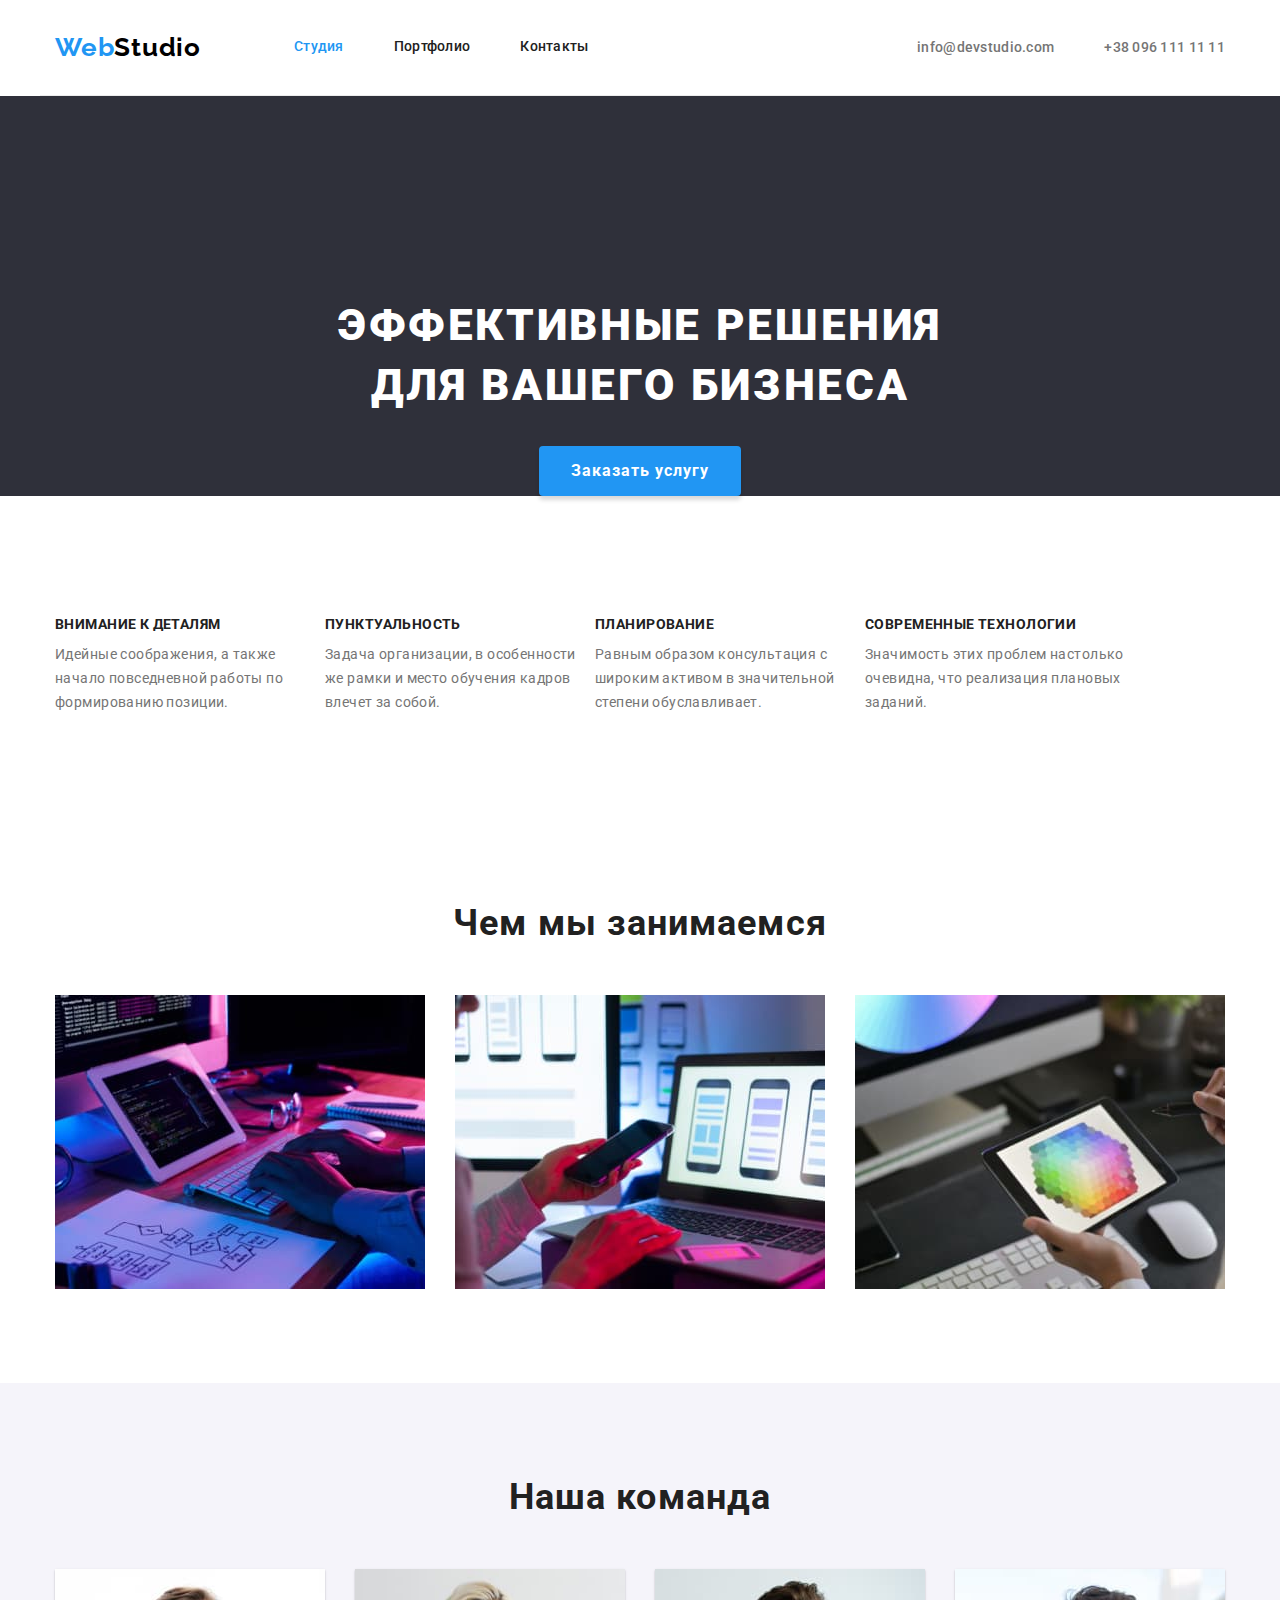
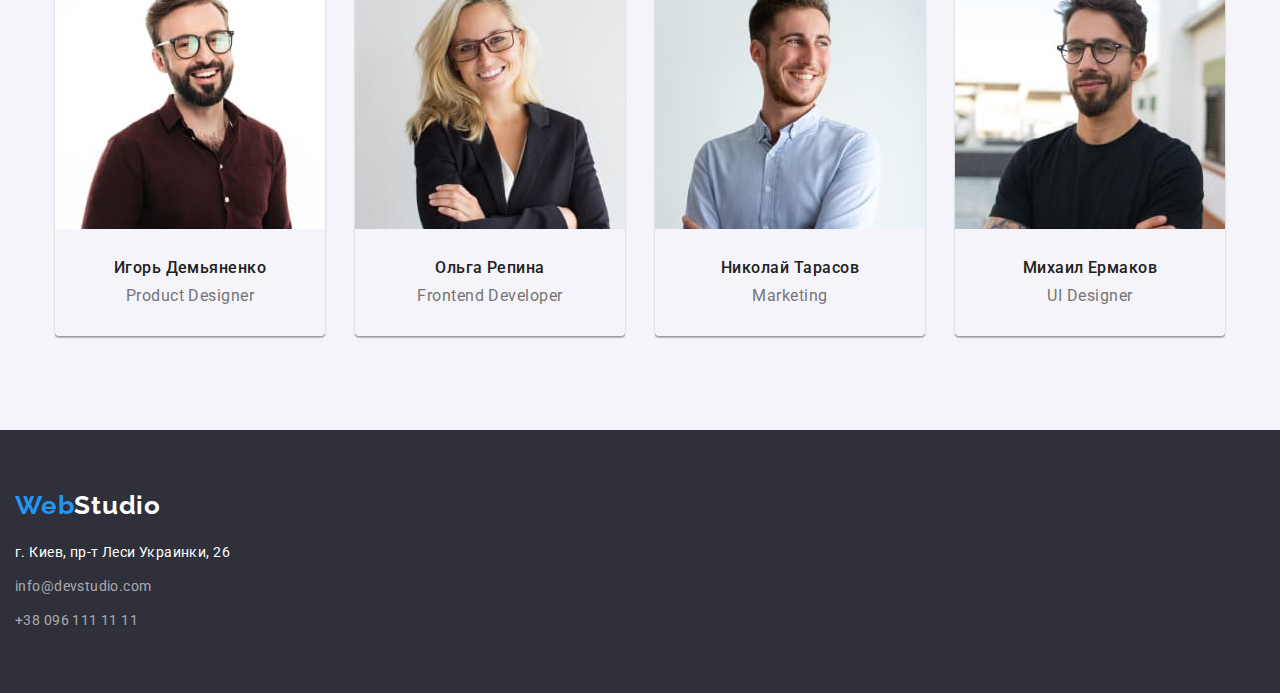
<file: index.html>
<!DOCTYPE html>
<html lang="ru">
<head>
    <meta charset="UTF-8">
    <meta http-equiv="X-UA-Compatible" content="IE=edge">
    <meta name="viewport" content="width=device-width, initial-scale=1.0">
    <link rel="preconnect" href="https://fonts.googleapis.com">
    <link rel="preconnect" href="https://fonts.gstatic.com" crossorigin>
    <link href="https://fonts.googleapis.com/css2?family=Raleway:wght@400;700&family=Roboto:wght@400;500;700;900&display=swap"
        rel="stylesheet">
    <link rel="stylesheet" href="https://cdnjs.cloudflare.com/ajax/libs/modern-normalize/1.0.0/modern-normalize.min.css"/>
    <link rel="stylesheet" href="./css/style.css">
    <title>Студия</title>
</head>
<body>
<!-- Шапка -->
<header class="header">
    <div class="container header-container">
        <a class="logo" href="/index.html">Web<span class="logo-color header">Studio</span></a>
        <nav class="navigation">
            <ul class="navigation-list">
                <li class="navigation-list item"><a class="navigation-link current" href="/index.html">Студия</a></li>
                <li class="navigation-list item"><a class="navigation-link" href="/portfolio.html">Портфолио</a></li>
                <li class="navigation-list item"><a class="navigation-link" href="">Контакты</a></li>
            </ul>
        </nav>

        <ul class="contacts">
            <li class="contacts-item"><a class="contacts-link" href="mailto:info@devstudio.com">info@devstudio.com</a>
            </li>
            <li class="contacts-item"><a class="contacts-link" href="tel:+380961111111">+38 096 111 11 11</a></li>
        </ul>
    </div>
</header>

<!-- Герой -->
<main>
<section class="hero">
    <div class="container">
    <h1 class="hero-name">Эффективные решения для вашего бизнеса</h1>
    <button class="hero-btn text" type="button">Заказать услугу</button>
    </div>
</section>

<!-- Наши преимущества -->
<section class="features section">
    <div class="container">
    <h2 class="fetures-title not-visible">Наши преимущества</h2>
        <ul class="features-list">
            <li class="features-item">
                <h3 class="features-name">Внимание к деталям</h3>
                <p class="features-text">Идейные соображения, а также начало повседневной работы по формированию позиции.</p>
            </li>
            <li class="features-item">
                <h3 class="features-name">Пунктуальность</h3>
                <p class="features-text">Задача организации, в особенности же рамки и место обучения кадров влечет за собой.</p>
            </li>
            <li class="features-item">
                <h3 class="features-name">Планирование</h3>
                <p class="features-text">Равным образом консультация с широким активом в значительной степени обуславливает.</p>
            </li>
            <li class="features-item">
                <h3 class="features-name">Современные технологии</h3>
                <p class="features-text">Значимость этих проблем настолько очевидна, что реализация плановых заданий.</p>
            </li>
        </ul>
    </div>
</section>

<!-- Чем мы занимаемся -->
<section class="section">
    <div class="container">
    <h2 class="works">Чем мы занимаемся</h2>
        <ul class="works-list">
            <li class="works-item"><img src="./images/features/box1.jpg" alt="пример 1" width="370"></li>
            <li class="works-item"><img src="./images/features/box2.jpg" alt="пример 2" width="370"></li>
            <li class="works-item"><img src="./images/features/box3.jpg" alt="пример 3" width="370"></li>
        </ul>
    </div>
</section>

<!-- Наша команда -->
<section class="team section">
    <div class="container">
    <h2 class="team-name">Наша команда</h2>
    <ul class="team-list">
        <li class="team-item">
            <img class="team-img" src="./images/workers/worker1.jpg" alt="рабочий 1" width="270">
            <h3 class="team-person">Игорь Демьяненко</h3>
            <p class="team-position">Product Designer</p>
        </li>
        <li class="team-item">
            <img class="team-img" src="./images/workers/worker2.jpg" alt="рабочий 2" width="270">
            <h3 class="team-person">Ольга Репина</h3>
            <p class="team-position">Frontend Developer</p>
        </li>
        <li class="team-item">
            <img class="team-img" src="./images/workers/worker3.jpg" alt="рабочий 3" width="270">
            <h3 class="team-person">Николай Тарасов</h3>
            <p class="team-position">Marketing</p>
        </li>
        <li class="team-item">
            <img class="team-img" src="./images/workers/worker4.jpg" alt="рабочий 4" width="270">
            <h3 class="team-person">Михаил Ермаков</h3>
            <p class="team-position">UI Designer</p>
        </li>
    </ul>
    </div>
</section>
</main>

<!-- Футер -->
<footer class="footer">
<div class="container footer">
<a class="logo footer" href="/index.html">Web<span class="logo-color footer">Studio</span></a>

<address class="address">
    <ul class="address-list">
        <li class="address-item"><a class="address-link map" href="https://goo.gl/maps/Bc28Ms353Y4sK8Kw7" target="_blank" rel="noopener noreferrer nofollow">г. Киев, пр-т Леси Украинки, 26</a></li>
        <li class="address-item"><a class="address-link" href="mailto:info@devstudio.com">info@devstudio.com</a></li>
        <li class="address-item"><a class="address-link" href="tel:+380961111111">+38 096 111 11 11</a></li>
    </ul>
</address>
</div>
</footer>


</body>
</html>
</file>
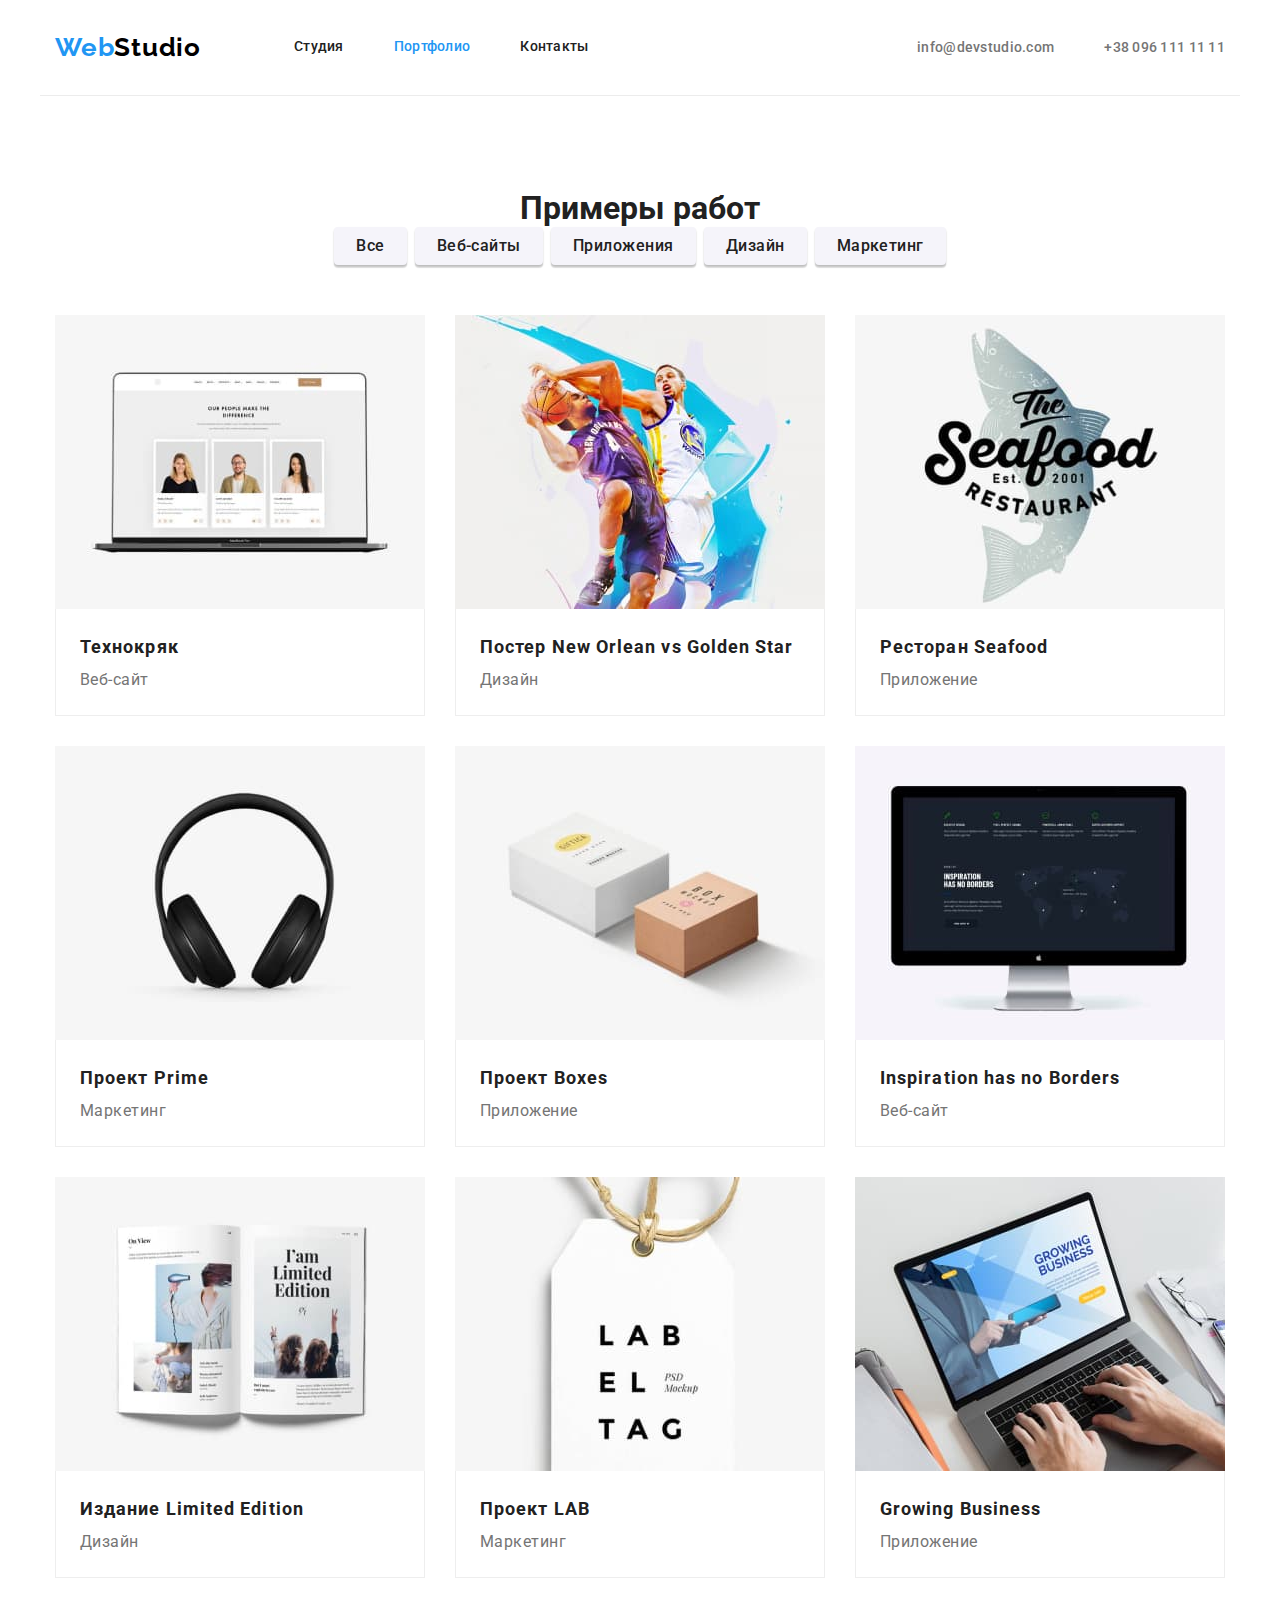
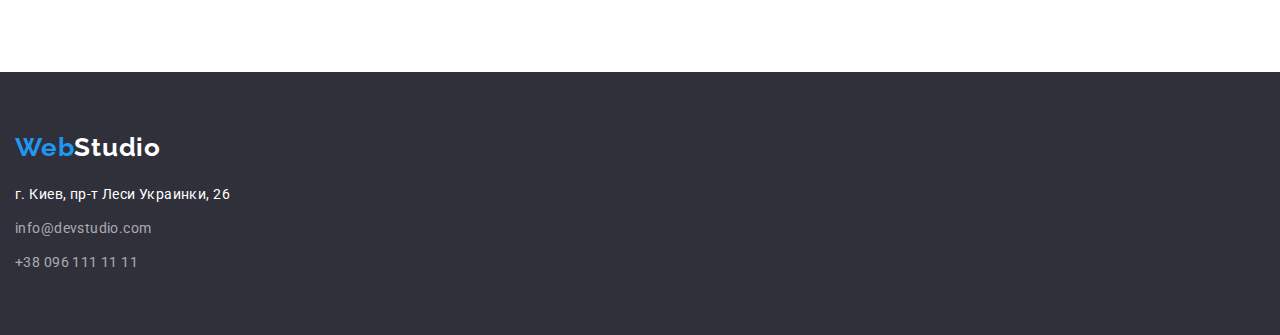
<file: portfolio.html>
<!DOCTYPE html>
<html lang="en">
<head>
    <meta charset="UTF-8">
    <meta http-equiv="X-UA-Compatible" content="IE=edge">
    <meta name="viewport" content="width=device-width, initial-scale=1.0">
    <link rel="preconnect" href="https://fonts.googleapis.com">
    <link rel="preconnect" href="https://fonts.gstatic.com" crossorigin>
    <link href="https://fonts.googleapis.com/css2?family=Raleway:wght@400;700&family=Roboto:wght@400;500;700;900&display=swap"
        rel="stylesheet">
    <link rel="stylesheet" href="https://cdnjs.cloudflare.com/ajax/libs/modern-normalize/1.0.0/modern-normalize.min.css"/>
    <link rel="stylesheet" href="./css/style.css">
    <title>Portfolio</title>
</head>

<body>
<!-- Шапка -->
<header class="header">
    <div class="container header-container">
        <a class="logo" href="/index.html">Web<span class="logo-color header">Studio</span></a>
        <nav class="navigation">
            <ul class="navigation-list">
                <li class="navigation-list item"><a class="navigation-link" href="/index.html">Студия</a></li>
                <li class="navigation-list item"><a class="navigation-link current" href="/portfolio.html">Портфолио</a></li>
                <li class="navigation-list item"><a class="navigation-link" href="">Контакты</a></li>
            </ul>
        </nav>

        <ul class="contacts">
            <li class="contacts-item"><a class="contacts-link" href="mailto:info@devstudio.com">info@devstudio.com</a>
            </li>
            <li class="contacts-item"><a class="contacts-link" href="tel:+380961111111">+38 096 111 11 11</a></li>
        </ul>
    </div>
</header>

<main>
<!-- Фильтры-кнопки  -->
<section class="filters section">
    <div class="container">
    <h1 class="title not-visible">Примеры работ</h1>
    <ul class="sample-list">
        <li class="filters-item"><button class="filters-btn" type="button">Все</button></li>
        <li class="filters-item"><button class="filters-btn" type="button">Веб-сайты</button></li>
        <li class="filters-item"><button class="filters-btn" type="button">Приложения</button></li>
        <li class="filters-item"><button class="filters-btn" type="button">Дизайн</button></li>
        <li class="filters-item"><button class="filters-btn" type="button">Маркетинг</button></li>
    </ul>
    </div>
<!-- Примеры работ -->
<div class="container">
    <ul class="samples-list">
        <li class="samples-item">
            <a class="samples-link" href="">
                <img class="samples-img" src="./images/works/works1.jpg" alt="Пример разработки веб-сайта" width="370">
                <div class="samples-title-type">
                <h2 class="samples-title">Технокряк</h2>
                <p class="samples-type">Веб-сайт</p>
                </div>
                <p class="samples-description"></p>
            </a>
        </li>
        <li class="samples-item">
            <a class="samples-link" href="">
                <img class="samples-img" src="./images/works/works2.jpg" alt="Пример разработки дизайна" width="370">
                <div class="samples-title-type">
                <h2 class="samples-title">Постер New Orlean vs Golden Star</h2>
                <p class="samples-type">Дизайн</p>
                </div>
                <p class="samples-description"></p>
            </a>
        </li>
        <li class="samples-item">
            <a class="samples-link" href="">
                <img class="samples-img" src="./images/works/works3.jpg" alt="Пример разработки приложения" width="370">
                <div class="samples-title-type">
                <h2 class="samples-title">Ресторан Seafood</h2>
                <p class="samples-type">Приложение</p>
                </div>
                <p class="samples-description"></p>
            </a>
        </li>
        <li class="samples-item">
            <a class="samples-link" href="">
                <img class="samples-img" src="./images/works/works4.jpg" alt="Пример разработки маркетинга" width="370">
                <div class="samples-title-type">
                <h2 class="samples-title">Проект Prime</h2>
                <p class="samples-type">Маркетинг</p>
                </div>
                <p class="samples-description"></p>
            </a>
        </li>
        <li class="samples-item">
            <a class="samples-link" href="">
                <img class="samples-img" src="./images/works/works5.jpg" alt="Пример разработки приложения" width="370">
                <div class="samples-title-type">
                <h2 class="samples-title">Проект Boxes</h2>
                <p class="samples-type">Приложение</p>
                </div>
                <p class="samples-description"></p>
            </a>
        </li>
        <li class="samples-item">
             <a class="samples-link" href="">
                <img class="samples-img" src="./images/works/works6.jpg" alt="Пример разработки веб-сайта" width="370">
                <div class="samples-title-type">
                <h2 class="samples-title">Inspiration has no Borders</h2>
                <p class="samples-type">Веб-сайт</p>
                </div>
                <p class="samples-description"></p>
                </a>
            </li>
        <li class="samples-item">
            <a class="samples-link" href="">
                <img class="samples-img" src="./images/works/works7.jpg" alt="Пример разработки дизайна" width="370">
                <div class="samples-title-type">
                <h2 class="samples-title">Издание Limited Edition</h2>
                <p class="samples-type">Дизайн</p>
                </div>
                <p class="samples-description"></p>
            </a>
        </li>
        <li class="samples-item">
            <a class="samples-link" href="">
                <img class="samples-img" src="./images/works/works8.jpg" alt="Пример разработки маркетинга" width="370">
                <div class="samples-title-type">
                <h2 class="samples-title">Проект LAB</h2>
                <p class="samples-type">Маркетинг</p>
                </div>
                <p class="samples-description"></p>
            </a>
        </li>
        <li class="samples-item">
            <a class="samples-link" href="">
                <img class="samples-img" src="./images/works/works9.jpg" alt="Пример разработки приложения" width="370">
                <div class="samples-title-type">
                <h2 class="samples-title">Growing Business</h2>
                <p class="samples-type">Приложение</p>
                </div>
                <p class="samples-description"></p>
            </a>
        </li>
    </ul>
</div>


</section>
</main>

<footer class="footer">
    <div class="container footer">
        <a class="logo footer" href="/index.html">Web<span class="logo-color footer">Studio</span></a>

        <address class="address">
            <ul class="address-list">
                <li class="address-item"><a class="address-link map" href="https://goo.gl/maps/Bc28Ms353Y4sK8Kw7"
                        target="_blank" rel="noopener noreferrer nofollow">г. Киев, пр-т Леси Украинки, 26</a></li>
                <li class="address-item"><a class="address-link" href="mailto:info@devstudio.com">info@devstudio.com</a>
                </li>
                <li class="address-item"><a class="address-link" href="tel:+380961111111">+38 096 111 11 11</a></li>
            </ul>
        </address>
    </div>
</footer>
</body>
</html>
</file>
<file: css/style.css>
:root {
  --accent-text-color: #2196f3;
  --accent-button-bg-color: #2196f3;
  --accent-button-text-color: #ffffff;
  --main-text-color: #212121;
  --secondary-text-color: #757575;
}

html {
  box-sizing: border-box;
}

*,
*::before,
*::after {
  box-sizing: inherit;
}

body {
  font-family: Roboto, sans-serif;
  color: var(--main-text-color);
  background-color: #ffffff;
}
ul {
  list-style: none;
  margin: 0;
  padding: 0;
}

p,
h1,
h2,
h3,
h4,
h5,
h6 {
  margin: 0;
}

a {
  text-decoration: none;
}

button {
  cursor: pointer;
}

img {
  display: block;
  min-width: 100%;
}

.container {
  width: 1200px;
  margin: 0 auto;
  padding-left: 15px;
  padding-right: 15px;
}

.section {
  padding-top: 94px;
  padding-bottom: 94px;
}

.title {
  text-align: center;
}

/* Header */
.container.header-container {
  border-bottom: 1px solid #ECECEC;

}
.header-container {
  display: flex;
  align-items: center;
  padding-top: 32px;
  padding-bottom: 32px;
}

.logo {
  font-family: "Raleway", sans-serif;
  font-style: normal;
  font-weight: 700;
  font-size: 26px;
  margin-right: 93px;
  line-height: 1.19;
  letter-spacing: 0.03em;
  color: #2196f3;
}
.logo-color.header {
  color: #000000;
}
.logo-color.footer {
  color: #ffffff;
}

.navigation-list {
  display: flex;
}
.navigation-list.item:not(:last-child) {
  margin-right: 50px;
}
.navigation-link {
  font-weight: 500;
  font-size: 14px;
  line-height: 1.14;
  letter-spacing: 0.02em;
  color: var(--main-text-color);
}

.navigation-link.current {
  color: var(--accent-text-color);
}

.navigation-link:hover,
.navigation-link:focus,
.contacts-link:hover,
.contacts-link:focus {
  color: var(--accent-text-color);
}

.contacts {
  display: flex;
  margin-left: auto;
}

.contacts-item:not(:last-child) {
  margin-right: 50px;
}

.contacts-link {
  font-weight: 500;
  font-size: 14px;
  line-height: 1.14;
  letter-spacing: 0.02em;
  color: var(--secondary-text-color);
}

/* Hero */
.hero {
  /* width: 1600px;
  height: 600px; */
  text-align: center;
  background-color: #2f303a;
}
.hero-name {
  max-width: 696px;
  margin: 0 auto;
  padding-top: 200px;
  margin-bottom: 30px;

  font-weight: 900;
  font-size: 44px;
  line-height: 1.36;

  letter-spacing: 0.06em;
  text-transform: uppercase;

  color: #ffffff;
}

.hero-btn {
  display: inline;
  margin: 0 auto;
  min-width: 200px;
  background: #2196f3;
  box-shadow: 0px 4px 4px rgba(0, 0, 0, 0.15);
  border-radius: 4px;
  border: transparent;
}
.hero-btn.text {
  font-family: "Roboto";
  font-style: normal;
  font-weight: 700;
  font-size: 16px;
  line-height: 1.88;
  padding: 10px 32px;
  align-items: center;
  text-align: center;
  letter-spacing: 0.06em;

  color: #ffffff;
}

.hero-btn:hover,
.hero-btn:focus {
  background-color: #188ce8;
}

/* Наши преимущества */
.fetures-title.not-visible {
  visibility: hidden;
}

.features-list {
  display: flex;
}
.features-name {
  font-weight: 700;
  font-size: 14px;
  line-height: 1.14;
  letter-spacing: 0.03em;
  text-transform: uppercase;

  margin-bottom: 10px;
}
.features-text {
  width: 270px;
  font-size: 14px;
  line-height: 1.71;
  letter-spacing: 0.03em;

  color: var(--secondary-text-color);
}

/* Чем мы занимаемся */
.works {
  font-weight: 700;
  font-size: 36px;
  line-height: 1.16;
  text-align: center;
  letter-spacing: 0.03em;
  margin-bottom: 50px;
}
.works-list {
  display: flex;
  justify-content: center;
}

.works-item:not(:last-child) {
  margin-right: 30px;
}

/* Наша команда */
.team {
  background-color: #f5f4fa;
}
.team-name {
  font-weight: 700;
  font-size: 36px;
  line-height: 1.16;
  text-align: center;
  letter-spacing: 0.03em;
  margin-bottom: 50px;
}

.team-list {
  display: flex;
  justify-content: center;
}
.team-item {
  box-shadow: 0px 1px 3px rgba(0, 0, 0, 0.12), 0px 1px 1px rgba(0, 0, 0, 0.14),
    0px 2px 1px rgba(0, 0, 0, 0.2);
  border-radius: 0px 0px 4px 4px;
}

.team-item:not(:last-child) {
  margin-right: 30px;
}
.team-img {
  margin-bottom: 30px;
}

.team-person {
  font-weight: 500;
  font-size: 16px;
  line-height: 1.18;
  margin-bottom: 10px;

  text-align: center;
  letter-spacing: 0.03em;
}

.team-position {
  font-size: 16px;
  line-height: 1.18;
  padding-bottom: 30px;
  text-align: center;
  letter-spacing: 0.03em;

  color: var(--secondary-text-color);
}

/* Фильтры-кнопки */
.sample-list {
  display: flex;
  justify-content: center;
  margin-bottom: 50px;
}
.filters-btn {
  font-family: "Roboto";
  font-style: normal;
  font-weight: 500;
  font-size: 16px;
  line-height: 1.62;

  padding: 6px 22px;
  text-align: center;
  letter-spacing: 0.03em;
  background-color: #f5f4fa;
  color: var(--main-text-color);
  border: transparent;
  box-shadow: 0px 3px 1px rgba(0, 0, 0, 0.1), 0px 1px 2px rgba(0, 0, 0, 0.08),
    0px 2px 2px rgba(0, 0, 0, 0.12);
  border-radius: 4px;
}

.filters-item:not(:last-child) {
  margin-right: 8px;
}

.filters-btn:hover,
.filters-btn:focus {
  background-color: var(--accent-button-bg-color);
  color: var(--accent-button-text-color);
}

/* Примеры работ */
.samples-list {
  display: flex;
  flex-wrap: wrap;
  margin-top: -30px;
  margin-left: -30px;
}

.samples-item {
  margin-top: 30px;
  margin-left: 30px;
}

.samples-list.samples-item {
  flex-basis: calc(100% / 3)-30px);
}
.samples-title-type {
  padding: 20px 24px;
  border: 1px solid #eeeeee;
  border-top: none;
}
.samples-title {
  font-weight: 700;
  font-size: 18px;
  line-height: 2;
  letter-spacing: 0.06em;
  

  color: var(--main-text-color);
}
.samples-type {
  font-size: 16px;
  line-height: 1.88;

  letter-spacing: 0.03em;

  color: var(--secondary-text-color);
}

/* Футер */
.footer {
  background-color: #2f303a;
}
.logo.footer {
  display: inline-block;
  margin-right: 0;
  margin-bottom: 20px;
}

.container.footer {
  display: inline-block;
  padding-top: 60px;
  padding-bottom: 60px;
  margin-right: 0;
}

.address-link.map {
  font-size: 14px;
  line-height: 1.71;

  letter-spacing: 0.03em;

  color: #ffffff;
}
.address-link {
  font-style: normal;
  font-size: 14px;
  line-height: 1.71;

  letter-spacing: 0.03em;

  color: rgba(255, 255, 255, 0.6);
}
.address-item:not(:last-child) {
  margin-bottom: 10px;
}
</file>
